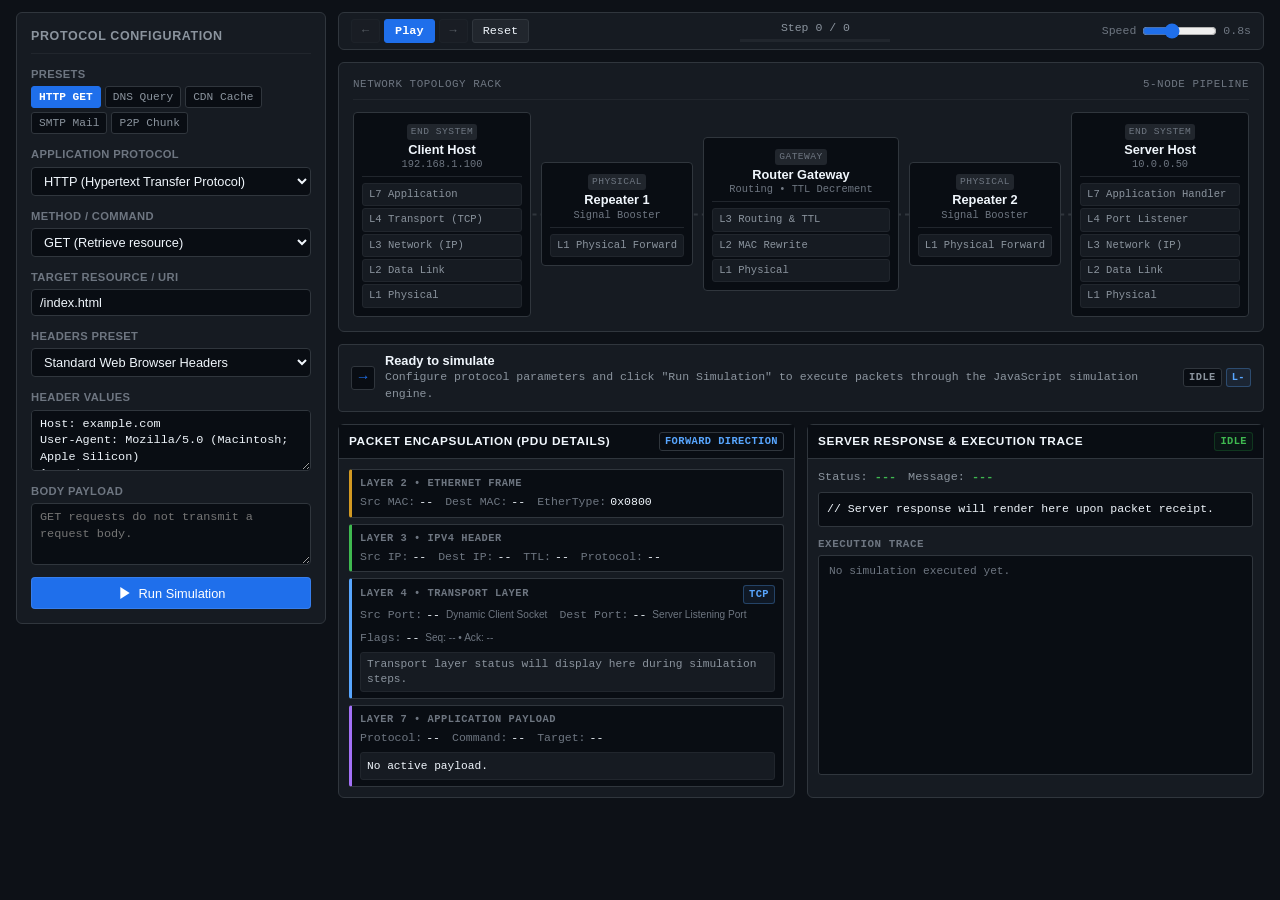
<file: index.html>
<!DOCTYPE html>
<html lang="en">

<head>
    <meta charset="UTF-8">
    <meta name="viewport" content="width=device-width, initial-scale=1.0">
    <title>TCP/IP Stack Simulator &bull;</title>
    <link rel="preconnect" href="https://fonts.googleapis.com">
    <link rel="preconnect" href="https://fonts.gstatic.com" crossorigin>
    <link
        href="https://fonts.googleapis.com/css2?family=Inter:wght@400;500;600;700&family=JetBrains+Mono:wght@400;500;600&display=swap"
        rel="stylesheet">
    <link rel="stylesheet" href="style.css">
</head>

<body>
    <div class="app-container">


        <!-- Main Workbench Layout -->
        <div class="main-layout">
            <!-- Left Sidebar: Protocol Configuration -->
            <aside class="sidebar-panel">
                <div class="panel-header">
                    <h2>Protocol Configuration</h2>
                </div>

                <!-- Presets -->
                <div class="form-group">
                    <label>Presets</label>
                    <div class="preset-chips">
                        <button class="chip active" data-preset="http-get">HTTP GET</button>
                        <button class="chip" data-preset="dns-query">DNS Query</button>
                        <button class="chip" data-preset="cdn-hit">CDN Cache</button>
                        <button class="chip" data-preset="smtp-send">SMTP Mail</button>
                        <button class="chip" data-preset="p2p-piece">P2P Chunk</button>
                    </div>
                </div>

                <!-- Protocol Selector -->
                <div class="form-group">
                    <label for="protoSelect">Application Protocol</label>
                    <select id="protoSelect" class="form-control">
                        <option value="HTTP">HTTP (Hypertext Transfer Protocol)</option>
                        <option value="DNS">DNS (Domain Name System)</option>
                        <option value="CDN">CDN (Content Delivery Network)</option>
                        <option value="SMTP">SMTP (Email Delivery & Retrieval)</option>
                        <option value="P2P">P2P (BitTorrent Peer-to-Peer)</option>
                    </select>
                </div>

                <!-- Sub-protocol for Mail -->
                <div class="form-group" id="subprotoGroup" style="display: none;">
                    <label for="subprotoSelect">Mail Transfer Mechanism</label>
                    <select id="subprotoSelect" class="form-control">
                        <option value="SMTP">SMTP (Send - Port 25)</option>
                        <option value="POP3">POP3 (Download - Port 110)</option>
                        <option value="IMAP">IMAP (Interactive - Port 143)</option>
                        <option value="WEBMAIL">Webmail HTTP API (Port 80)</option>
                    </select>
                </div>

                <!-- Method / Command Dropdown -->
                <div class="form-group">
                    <label for="methodSelect">Method / Command</label>
                    <select id="methodSelect" class="form-control">
                        <option value="GET">GET (Retrieve resource)</option>
                        <option value="POST">POST (Submit payload)</option>
                        <option value="PUT">PUT (Replace/Store resource)</option>
                        <option value="HEAD">HEAD (Fetch headers only)</option>
                    </select>
                    <input type="text" id="methodInput" class="form-control" style="display: none;" value="GET">
                </div>

                <!-- Target URL / Host -->
                <div class="form-group">
                    <label for="targetInput">Target Resource / URI</label>
                    <input type="text" id="targetInput" class="form-control" value="/index.html"
                        placeholder="/index.html or domain.com">
                </div>

                <!-- Header Presets -->
                <div class="form-group">
                    <label for="headerPresetSelect">Headers Preset</label>
                    <select id="headerPresetSelect" class="form-control">
                        <option value="standard">Standard Web Browser</option>
                        <option value="conditional">Conditional (If-Modified-Since / Caching)</option>
                        <option value="auth">Authenticated (Bearer Token)</option>
                        <option value="custom">Custom (Manual Edit)</option>
                    </select>
                </div>

                <!-- Headers Raw Textarea -->
                <div class="form-group">
                    <label for="headersInput">Header Values</label>
                    <textarea id="headersInput" class="form-control code-font" rows="3"
                        placeholder="Host: example.com"></textarea>
                </div>

                <!-- Body / Payload -->
                <div class="form-group">
                    <label for="bodyInput">Body Payload</label>
                    <textarea id="bodyInput" class="form-control code-font" rows="3"
                        placeholder="Optional payload data"></textarea>
                </div>

                <!-- Trigger Button -->
                <button id="startSimBtn" class="btn btn-primary">
                    <svg viewBox="0 0 24 24" width="16" height="16" fill="currentColor">
                        <polygon points="5 3 19 12 5 21 5 3"></polygon>
                    </svg>
                    Run Simulation
                </button>
            </aside>

            <!-- Center & Right: Topology & Packet Inspector -->
            <main class="simulation-workspace">
                <!-- Playback & Control Bar -->
                <div class="playback-bar">
                    <div class="playback-controls">
                        <button id="btnPrev" class="ctrl-btn" title="Previous Step" disabled>&larr;</button>
                        <button id="btnPlayPause" class="ctrl-btn primary" title="Play/Pause">Play</button>
                        <button id="btnNext" class="ctrl-btn" title="Next Step" disabled>&rarr;</button>
                        <button id="btnReset" class="ctrl-btn" title="Reset">Reset</button>
                    </div>

                    <div class="step-counter">
                        <span id="currentStepText">Step 0 / 0</span>
                        <div class="progress-bar-container">
                            <div id="stepProgressBar" class="progress-bar" style="width: 0%;"></div>
                        </div>
                    </div>

                    <div class="speed-slider-wrap">
                        <label for="speedSlider">Speed</label>
                        <input type="range" id="speedSlider" min="200" max="1800" step="100" value="800">
                        <span id="speedVal">0.8s</span>
                    </div>
                </div>

                <!-- Visual Network Topology -->
                <div class="topology-stage">
                    <div class="topology-title-bar">
                        <span>NETWORK TOPOLOGY RACK</span>
                        <span>5-NODE PIPELINE</span>
                    </div>

                    <div class="network-canvas" id="networkCanvas">
                        <!-- Cable links SVG overlay -->
                        <svg class="wires-layer" id="wiresLayer">
                            <line id="wire-1" x1="12%" y1="50%" x2="30%" y2="50%" class="wire" />
                            <line id="wire-2" x1="30%" y1="50%" x2="50%" y2="50%" class="wire" />
                            <line id="wire-3" x1="50%" y1="50%" x2="70%" y2="50%" class="wire" />
                            <line id="wire-4" x1="70%" y1="50%" x2="88%" y2="50%" class="wire" />

                            <!-- Animated traveling packet -->
                            <circle id="animPacket" r="5" cx="12%" cy="50%" class="traveling-packet"
                                style="display: none;" />
                        </svg>

                        <!-- Node 1: Client -->
                        <div class="node-box" id="node-CLIENT">
                            <div class="node-header">
                                <span class="node-badge">End System</span>
                                <h3>Client Host</h3>
                                <p class="node-ip">192.168.1.100</p>
                            </div>
                            <div class="stack-layers">
                                <div class="layer-pill" data-layer="7">L7 Application</div>
                                <div class="layer-pill" data-layer="4">L4 Transport (TCP)</div>
                                <div class="layer-pill" data-layer="3">L3 Network (IP)</div>
                                <div class="layer-pill" data-layer="2">L2 Data Link</div>
                                <div class="layer-pill" data-layer="1">L1 Physical</div>
                            </div>
                        </div>

                        <!-- Node 2: Repeater 1 -->
                        <div class="node-box intermediary" id="node-REPEATER_1">
                            <div class="node-header">
                                <span class="node-badge">Physical</span>
                                <h3>Repeater 1</h3>
                                <p class="node-ip">Signal Booster</p>
                            </div>
                            <div class="stack-layers">
                                <div class="layer-pill" data-layer="1">L1 Physical Forward</div>
                            </div>
                        </div>

                        <!-- Node 3: Router -->
                        <div class="node-box router" id="node-ROUTER">
                            <div class="node-header">
                                <span class="node-badge">Gateway</span>
                                <h3>Router Gateway</h3>
                                <p class="node-ip">Routing &bull; TTL Decrement</p>
                            </div>
                            <div class="stack-layers">
                                <div class="layer-pill" data-layer="3">L3 Routing &amp; TTL</div>
                                <div class="layer-pill" data-layer="2">L2 MAC Rewrite</div>
                                <div class="layer-pill" data-layer="1">L1 Physical</div>
                            </div>
                        </div>

                        <!-- Node 4: Repeater 2 -->
                        <div class="node-box intermediary" id="node-REPEATER_2">
                            <div class="node-header">
                                <span class="node-badge">Physical</span>
                                <h3>Repeater 2</h3>
                                <p class="node-ip">Signal Booster</p>
                            </div>
                            <div class="stack-layers">
                                <div class="layer-pill" data-layer="1">L1 Physical Forward</div>
                            </div>
                        </div>

                        <!-- Node 5: Server -->
                        <div class="node-box" id="node-SERVER">
                            <div class="node-header">
                                <span class="node-badge">End System</span>
                                <h3>Server Host</h3>
                                <p class="node-ip">10.0.0.50</p>
                            </div>
                            <div class="stack-layers">
                                <div class="layer-pill" data-layer="7">L7 Application Handler</div>
                                <div class="layer-pill" data-layer="4">L4 Port Listener</div>
                                <div class="layer-pill" data-layer="3">L3 Network (IP)</div>
                                <div class="layer-pill" data-layer="2">L2 Data Link</div>
                                <div class="layer-pill" data-layer="1">L1 Physical</div>
                            </div>
                        </div>
                    </div>
                </div>

                <!-- Current Step Action Banner -->
                <div class="step-banner" id="stepBanner">
                    <div class="banner-icon" id="bannerDirIcon">&rarr;</div>
                    <div class="banner-content">
                        <div class="banner-title" id="bannerTitle">Ready to simulate</div>
                        <div class="banner-details" id="bannerDetails">Configure protocol parameters and click "Run
                            Simulation" to execute packets through the JavaScript simulation engine.</div>
                    </div>
                    <div class="banner-meta" id="bannerMeta">
                        <span class="badge" id="bannerNode">IDLE</span>
                        <span class="badge secondary" id="bannerLayer">L-</span>
                    </div>
                </div>

                <!-- Inspector & Response Split Workspace -->
                <div class="inspector-grid">
                    <!-- Layer Encapsulation Inspector -->
                    <div class="card inspector-card">
                        <div class="card-header">
                            <h3>Packet Encapsulation (PDU Details)</h3>
                            <span class="tag" id="inspectorDirection">Forward Direction</span>
                        </div>
                        <div class="card-body">
                            <div class="pdu-layers-view" id="pduInspector">
                                <!-- L2 Ethernet -->
                                <div class="pdu-block l2">
                                    <div class="pdu-title">Layer 2 &bull; Ethernet Frame</div>
                                    <div class="pdu-props" id="l2Props">
                                        <div class="prop-item"><span class="prop-label">Src MAC:</span> <strong
                                                id="l2SrcMac">--</strong></div>
                                        <div class="prop-item"><span class="prop-label">Dest MAC:</span> <strong
                                                id="l2DestMac">--</strong></div>
                                        <div class="prop-item"><span class="prop-label">EtherType:</span> <strong
                                                id="l2Ether">0x0800</strong></div>
                                    </div>
                                </div>

                                <!-- L3 IPv4 -->
                                <div class="pdu-block l3">
                                    <div class="pdu-title">Layer 3 &bull; IPv4 Header</div>
                                    <div class="pdu-props" id="l3Props">
                                        <div class="prop-item"><span class="prop-label">Src IP:</span> <strong
                                                id="l3SrcIp">--</strong></div>
                                        <div class="prop-item"><span class="prop-label">Dest IP:</span> <strong
                                                id="l3DestIp">--</strong></div>
                                        <div class="prop-item"><span class="prop-label">TTL:</span> <strong
                                                id="l3Ttl">--</strong></div>
                                        <div class="prop-item"><span class="prop-label">Protocol:</span> <strong
                                                id="l3Proto">--</strong></div>
                                    </div>
                                </div>

                                <!-- L4 Transport -->
                                <div class="pdu-block l4">
                                    <div class="pdu-header-row">
                                        <div class="pdu-title">Layer 4 &bull; Transport Layer</div>
                                        <span class="badge secondary" id="l4ProtoBadge">TCP</span>
                                    </div>
                                    <div class="pdu-props" id="l4Props">
                                        <div class="prop-item">
                                            <span class="prop-label">Src Port:</span> <strong id="l4SrcPort">--</strong>
                                            <span class="port-sub" id="l4SrcDesc">Dynamic Client Socket</span>
                                        </div>
                                        <div class="prop-item">
                                            <span class="prop-label">Dest Port:</span> <strong
                                                id="l4DestPort">--</strong>
                                            <span class="port-sub" id="l4DestDesc">Server Listening Port</span>
                                        </div>
                                        <div class="prop-item">
                                            <span class="prop-label">Flags:</span> <strong id="l4Flags">--</strong>
                                            <span class="port-sub">Seq: <span id="l4Seq">--</span> &bull; Ack: <span
                                                    id="l4Ack">--</span></span>
                                        </div>
                                    </div>
                                    <div class="transport-rationale-box" id="l4Rationale">
                                        Transport layer status will display here during simulation steps.
                                    </div>
                                </div>

                                <!-- L7 Application -->
                                <div class="pdu-block l7">
                                    <div class="pdu-title">Layer 7 &bull; Application Payload</div>
                                    <div class="pdu-props" id="l7Props">
                                        <div class="prop-item"><span class="prop-label">Protocol:</span> <strong
                                                id="l7Proto">--</strong></div>
                                        <div class="prop-item"><span class="prop-label">Command:</span> <strong
                                                id="l7Cmd">--</strong></div>
                                        <div class="prop-item"><span class="prop-label">Target:</span> <strong
                                                id="l7Target">--</strong></div>
                                    </div>
                                    <div class="pdu-payload-box" id="l7Payload">No active payload.</div>
                                </div>
                            </div>
                        </div>
                    </div>

                    <!-- Server Response & Execution Log -->
                    <div class="card response-card">
                        <div class="card-header">
                            <h3>Server Response &amp; Execution Trace</h3>
                            <span class="tag success" id="respStatusBadge">Idle</span>
                        </div>
                        <div class="card-body">
                            <div class="response-view">
                                <div class="resp-status-line">
                                    <span>Status: <strong id="respStatusCode">---</strong></span>
                                    <span>Message: <strong id="respStatusMsg">---</strong></span>
                                </div>
                                <pre class="resp-body-box"
                                    id="respBodyBox">// Server response will render here upon packet receipt.</pre>
                            </div>

                            <div class="thread-log-section">
                                <h4>Execution Trace</h4>
                                <div class="log-stream" id="logStream">
                                    <div class="log-item muted">No simulation executed yet.</div>
                                </div>
                            </div>
                        </div>
                    </div>
                </div>
            </main>
        </div>
    </div>

    <script src="simulator.js"></script>
    <script src="app.js"></script>
</body>

</html>
</file>
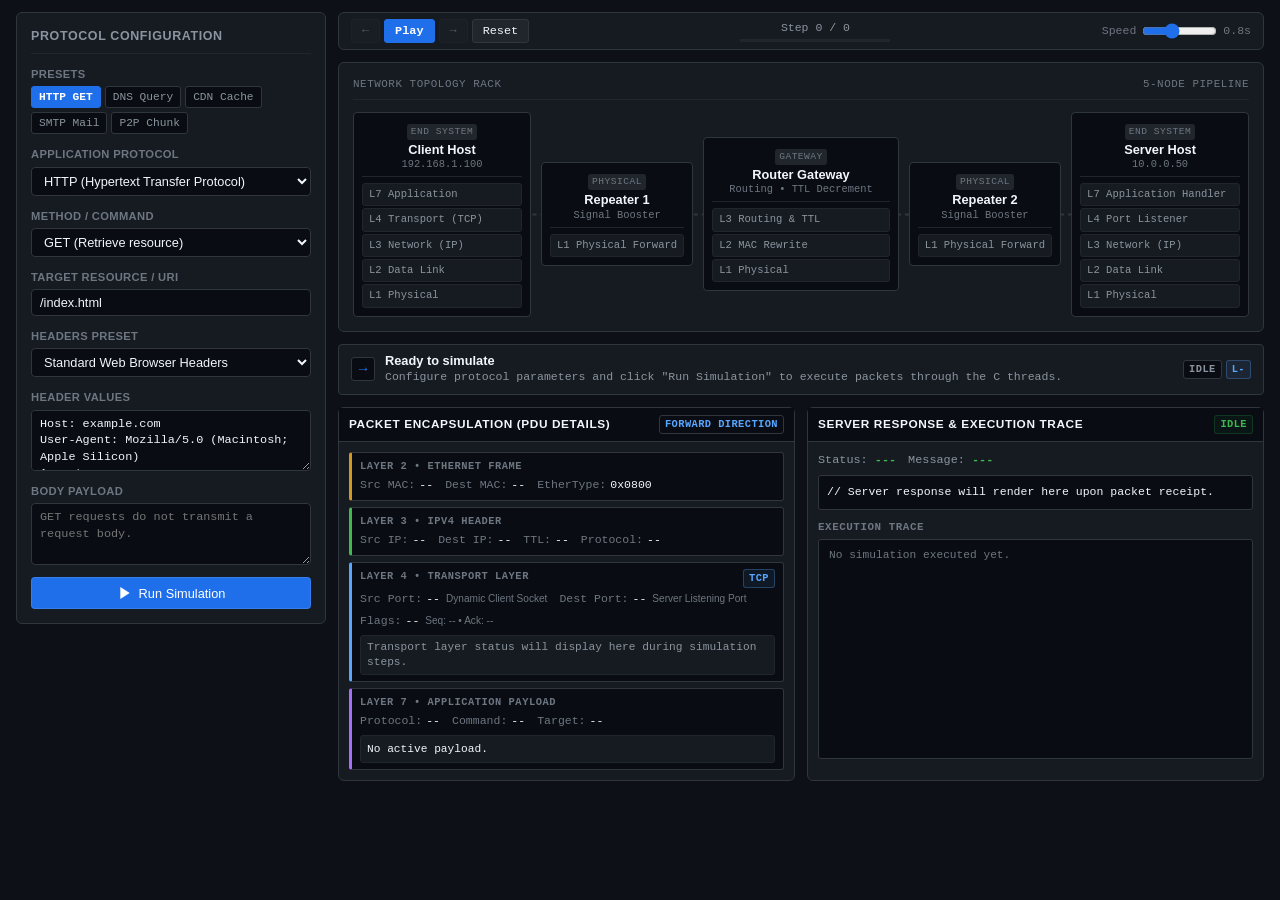
<file: static/index.html>
<!DOCTYPE html>
<html lang="en">

<head>
    <meta charset="UTF-8">
    <meta name="viewport" content="width=device-width, initial-scale=1.0">
    <title>TCP/IP Stack Simulator &bull;</title>
    <link rel="preconnect" href="https://fonts.googleapis.com">
    <link rel="preconnect" href="https://fonts.gstatic.com" crossorigin>
    <link
        href="https://fonts.googleapis.com/css2?family=Inter:wght@400;500;600;700&family=JetBrains+Mono:wght@400;500;600&display=swap"
        rel="stylesheet">
    <link rel="stylesheet" href="style.css">
</head>

<body>
    <div class="app-container">


        <!-- Main Workbench Layout -->
        <div class="main-layout">
            <!-- Left Sidebar: Protocol Configuration -->
            <aside class="sidebar-panel">
                <div class="panel-header">
                    <h2>Protocol Configuration</h2>
                </div>

                <!-- Presets -->
                <div class="form-group">
                    <label>Presets</label>
                    <div class="preset-chips">
                        <button class="chip active" data-preset="http-get">HTTP GET</button>
                        <button class="chip" data-preset="dns-query">DNS Query</button>
                        <button class="chip" data-preset="cdn-hit">CDN Cache</button>
                        <button class="chip" data-preset="smtp-send">SMTP Mail</button>
                        <button class="chip" data-preset="p2p-piece">P2P Chunk</button>
                    </div>
                </div>

                <!-- Protocol Selector -->
                <div class="form-group">
                    <label for="protoSelect">Application Protocol</label>
                    <select id="protoSelect" class="form-control">
                        <option value="HTTP">HTTP (Hypertext Transfer Protocol)</option>
                        <option value="DNS">DNS (Domain Name System)</option>
                        <option value="CDN">CDN (Content Delivery Network)</option>
                        <option value="SMTP">SMTP (Email Delivery & Retrieval)</option>
                        <option value="P2P">P2P (BitTorrent Peer-to-Peer)</option>
                    </select>
                </div>

                <!-- Sub-protocol for Mail -->
                <div class="form-group" id="subprotoGroup" style="display: none;">
                    <label for="subprotoSelect">Mail Transfer Mechanism</label>
                    <select id="subprotoSelect" class="form-control">
                        <option value="SMTP">SMTP (Send - Port 25)</option>
                        <option value="POP3">POP3 (Download - Port 110)</option>
                        <option value="IMAP">IMAP (Interactive - Port 143)</option>
                        <option value="WEBMAIL">Webmail HTTP API (Port 80)</option>
                    </select>
                </div>

                <!-- Method / Command Dropdown -->
                <div class="form-group">
                    <label for="methodSelect">Method / Command</label>
                    <select id="methodSelect" class="form-control">
                        <option value="GET">GET (Retrieve resource)</option>
                        <option value="POST">POST (Submit payload)</option>
                        <option value="PUT">PUT (Replace/Store resource)</option>
                        <option value="HEAD">HEAD (Fetch headers only)</option>
                    </select>
                    <input type="text" id="methodInput" class="form-control" style="display: none;" value="GET">
                </div>

                <!-- Target URL / Host -->
                <div class="form-group">
                    <label for="targetInput">Target Resource / URI</label>
                    <input type="text" id="targetInput" class="form-control" value="/index.html"
                        placeholder="/index.html or domain.com">
                </div>

                <!-- Header Presets -->
                <div class="form-group">
                    <label for="headerPresetSelect">Headers Preset</label>
                    <select id="headerPresetSelect" class="form-control">
                        <option value="standard">Standard Web Browser</option>
                        <option value="conditional">Conditional (If-Modified-Since / Caching)</option>
                        <option value="auth">Authenticated (Bearer Token)</option>
                        <option value="custom">Custom (Manual Edit)</option>
                    </select>
                </div>

                <!-- Headers Raw Textarea -->
                <div class="form-group">
                    <label for="headersInput">Header Values</label>
                    <textarea id="headersInput" class="form-control code-font" rows="3"
                        placeholder="Host: example.com"></textarea>
                </div>

                <!-- Body / Payload -->
                <div class="form-group">
                    <label for="bodyInput">Body Payload</label>
                    <textarea id="bodyInput" class="form-control code-font" rows="3"
                        placeholder="Optional payload data"></textarea>
                </div>

                <!-- Trigger Button -->
                <button id="startSimBtn" class="btn btn-primary">
                    <svg viewBox="0 0 24 24" width="16" height="16" fill="currentColor">
                        <polygon points="5 3 19 12 5 21 5 3"></polygon>
                    </svg>
                    Run Simulation
                </button>
            </aside>

            <!-- Center & Right: Topology & Packet Inspector -->
            <main class="simulation-workspace">
                <!-- Playback & Control Bar -->
                <div class="playback-bar">
                    <div class="playback-controls">
                        <button id="btnPrev" class="ctrl-btn" title="Previous Step" disabled>&larr;</button>
                        <button id="btnPlayPause" class="ctrl-btn primary" title="Play/Pause">Play</button>
                        <button id="btnNext" class="ctrl-btn" title="Next Step" disabled>&rarr;</button>
                        <button id="btnReset" class="ctrl-btn" title="Reset">Reset</button>
                    </div>

                    <div class="step-counter">
                        <span id="currentStepText">Step 0 / 0</span>
                        <div class="progress-bar-container">
                            <div id="stepProgressBar" class="progress-bar" style="width: 0%;"></div>
                        </div>
                    </div>

                    <div class="speed-slider-wrap">
                        <label for="speedSlider">Speed</label>
                        <input type="range" id="speedSlider" min="200" max="1800" step="100" value="800">
                        <span id="speedVal">0.8s</span>
                    </div>
                </div>

                <!-- Visual Network Topology -->
                <div class="topology-stage">
                    <div class="topology-title-bar">
                        <span>NETWORK TOPOLOGY RACK</span>
                        <span>5-NODE PIPELINE</span>
                    </div>

                    <div class="network-canvas" id="networkCanvas">
                        <!-- Cable links SVG overlay -->
                        <svg class="wires-layer" id="wiresLayer">
                            <line id="wire-1" x1="12%" y1="50%" x2="30%" y2="50%" class="wire" />
                            <line id="wire-2" x1="30%" y1="50%" x2="50%" y2="50%" class="wire" />
                            <line id="wire-3" x1="50%" y1="50%" x2="70%" y2="50%" class="wire" />
                            <line id="wire-4" x1="70%" y1="50%" x2="88%" y2="50%" class="wire" />

                            <!-- Animated traveling packet -->
                            <circle id="animPacket" r="5" cx="12%" cy="50%" class="traveling-packet"
                                style="display: none;" />
                        </svg>

                        <!-- Node 1: Client -->
                        <div class="node-box" id="node-CLIENT">
                            <div class="node-header">
                                <span class="node-badge">End System</span>
                                <h3>Client Host</h3>
                                <p class="node-ip">192.168.1.100</p>
                            </div>
                            <div class="stack-layers">
                                <div class="layer-pill" data-layer="7">L7 Application</div>
                                <div class="layer-pill" data-layer="4">L4 Transport (TCP)</div>
                                <div class="layer-pill" data-layer="3">L3 Network (IP)</div>
                                <div class="layer-pill" data-layer="2">L2 Data Link</div>
                                <div class="layer-pill" data-layer="1">L1 Physical</div>
                            </div>
                        </div>

                        <!-- Node 2: Repeater 1 -->
                        <div class="node-box intermediary" id="node-REPEATER_1">
                            <div class="node-header">
                                <span class="node-badge">Physical</span>
                                <h3>Repeater 1</h3>
                                <p class="node-ip">Signal Booster</p>
                            </div>
                            <div class="stack-layers">
                                <div class="layer-pill" data-layer="1">L1 Physical Forward</div>
                            </div>
                        </div>

                        <!-- Node 3: Router -->
                        <div class="node-box router" id="node-ROUTER">
                            <div class="node-header">
                                <span class="node-badge">Gateway</span>
                                <h3>Router Gateway</h3>
                                <p class="node-ip">Routing &bull; TTL Decrement</p>
                            </div>
                            <div class="stack-layers">
                                <div class="layer-pill" data-layer="3">L3 Routing &amp; TTL</div>
                                <div class="layer-pill" data-layer="2">L2 MAC Rewrite</div>
                                <div class="layer-pill" data-layer="1">L1 Physical</div>
                            </div>
                        </div>

                        <!-- Node 4: Repeater 2 -->
                        <div class="node-box intermediary" id="node-REPEATER_2">
                            <div class="node-header">
                                <span class="node-badge">Physical</span>
                                <h3>Repeater 2</h3>
                                <p class="node-ip">Signal Booster</p>
                            </div>
                            <div class="stack-layers">
                                <div class="layer-pill" data-layer="1">L1 Physical Forward</div>
                            </div>
                        </div>

                        <!-- Node 5: Server -->
                        <div class="node-box" id="node-SERVER">
                            <div class="node-header">
                                <span class="node-badge">End System</span>
                                <h3>Server Host</h3>
                                <p class="node-ip">10.0.0.50</p>
                            </div>
                            <div class="stack-layers">
                                <div class="layer-pill" data-layer="7">L7 Application Handler</div>
                                <div class="layer-pill" data-layer="4">L4 Port Listener</div>
                                <div class="layer-pill" data-layer="3">L3 Network (IP)</div>
                                <div class="layer-pill" data-layer="2">L2 Data Link</div>
                                <div class="layer-pill" data-layer="1">L1 Physical</div>
                            </div>
                        </div>
                    </div>
                </div>

                <!-- Current Step Action Banner -->
                <div class="step-banner" id="stepBanner">
                    <div class="banner-icon" id="bannerDirIcon">&rarr;</div>
                    <div class="banner-content">
                        <div class="banner-title" id="bannerTitle">Ready to simulate</div>
                        <div class="banner-details" id="bannerDetails">Configure protocol parameters and click "Run
                            Simulation" to execute packets through the C threads.</div>
                    </div>
                    <div class="banner-meta" id="bannerMeta">
                        <span class="badge" id="bannerNode">IDLE</span>
                        <span class="badge secondary" id="bannerLayer">L-</span>
                    </div>
                </div>

                <!-- Inspector & Response Split Workspace -->
                <div class="inspector-grid">
                    <!-- Layer Encapsulation Inspector -->
                    <div class="card inspector-card">
                        <div class="card-header">
                            <h3>Packet Encapsulation (PDU Details)</h3>
                            <span class="tag" id="inspectorDirection">Forward Direction</span>
                        </div>
                        <div class="card-body">
                            <div class="pdu-layers-view" id="pduInspector">
                                <!-- L2 Ethernet -->
                                <div class="pdu-block l2">
                                    <div class="pdu-title">Layer 2 &bull; Ethernet Frame</div>
                                    <div class="pdu-props" id="l2Props">
                                        <div class="prop-item"><span class="prop-label">Src MAC:</span> <strong
                                                id="l2SrcMac">--</strong></div>
                                        <div class="prop-item"><span class="prop-label">Dest MAC:</span> <strong
                                                id="l2DestMac">--</strong></div>
                                        <div class="prop-item"><span class="prop-label">EtherType:</span> <strong
                                                id="l2Ether">0x0800</strong></div>
                                    </div>
                                </div>

                                <!-- L3 IPv4 -->
                                <div class="pdu-block l3">
                                    <div class="pdu-title">Layer 3 &bull; IPv4 Header</div>
                                    <div class="pdu-props" id="l3Props">
                                        <div class="prop-item"><span class="prop-label">Src IP:</span> <strong
                                                id="l3SrcIp">--</strong></div>
                                        <div class="prop-item"><span class="prop-label">Dest IP:</span> <strong
                                                id="l3DestIp">--</strong></div>
                                        <div class="prop-item"><span class="prop-label">TTL:</span> <strong
                                                id="l3Ttl">--</strong></div>
                                        <div class="prop-item"><span class="prop-label">Protocol:</span> <strong
                                                id="l3Proto">--</strong></div>
                                    </div>
                                </div>

                                <!-- L4 Transport -->
                                <div class="pdu-block l4">
                                    <div class="pdu-header-row">
                                        <div class="pdu-title">Layer 4 &bull; Transport Layer</div>
                                        <span class="badge secondary" id="l4ProtoBadge">TCP</span>
                                    </div>
                                    <div class="pdu-props" id="l4Props">
                                        <div class="prop-item">
                                            <span class="prop-label">Src Port:</span> <strong id="l4SrcPort">--</strong>
                                            <span class="port-sub" id="l4SrcDesc">Dynamic Client Socket</span>
                                        </div>
                                        <div class="prop-item">
                                            <span class="prop-label">Dest Port:</span> <strong
                                                id="l4DestPort">--</strong>
                                            <span class="port-sub" id="l4DestDesc">Server Listening Port</span>
                                        </div>
                                        <div class="prop-item">
                                            <span class="prop-label">Flags:</span> <strong id="l4Flags">--</strong>
                                            <span class="port-sub">Seq: <span id="l4Seq">--</span> &bull; Ack: <span
                                                    id="l4Ack">--</span></span>
                                        </div>
                                    </div>
                                    <div class="transport-rationale-box" id="l4Rationale">
                                        Transport layer status will display here during simulation steps.
                                    </div>
                                </div>

                                <!-- L7 Application -->
                                <div class="pdu-block l7">
                                    <div class="pdu-title">Layer 7 &bull; Application Payload</div>
                                    <div class="pdu-props" id="l7Props">
                                        <div class="prop-item"><span class="prop-label">Protocol:</span> <strong
                                                id="l7Proto">--</strong></div>
                                        <div class="prop-item"><span class="prop-label">Command:</span> <strong
                                                id="l7Cmd">--</strong></div>
                                        <div class="prop-item"><span class="prop-label">Target:</span> <strong
                                                id="l7Target">--</strong></div>
                                    </div>
                                    <div class="pdu-payload-box" id="l7Payload">No active payload.</div>
                                </div>
                            </div>
                        </div>
                    </div>

                    <!-- Server Response & Execution Log -->
                    <div class="card response-card">
                        <div class="card-header">
                            <h3>Server Response &amp; Execution Trace</h3>
                            <span class="tag success" id="respStatusBadge">Idle</span>
                        </div>
                        <div class="card-body">
                            <div class="response-view">
                                <div class="resp-status-line">
                                    <span>Status: <strong id="respStatusCode">---</strong></span>
                                    <span>Message: <strong id="respStatusMsg">---</strong></span>
                                </div>
                                <pre class="resp-body-box"
                                    id="respBodyBox">// Server response will render here upon packet receipt.</pre>
                            </div>

                            <div class="thread-log-section">
                                <h4>Execution Trace</h4>
                                <div class="log-stream" id="logStream">
                                    <div class="log-item muted">No simulation executed yet.</div>
                                </div>
                            </div>
                        </div>
                    </div>
                </div>
            </main>
        </div>
    </div>

    <script src="app.js"></script>
</body>

</html>
</file>
<file: style.css>
/* ==========================================================================
   TCP/IP Stack Simulator - Production-Grade Engineering Workbench
   Senior Product Design System: Clean, high-density, functional, zero-slop.
   ========================================================================== */

:root {
    /* Functional Neutral Surface System */
    --canvas-default: #0d1117;
    --canvas-subtle: #161b22;
    --canvas-inset: #090d13;
    --canvas-overlay: #21262d;
    --canvas-hover: #30363d;

    /* Crisp Structural Borders */
    --border-default: #30363d;
    --border-muted: #21262d;
    --border-active: #58a6ff;

    /* High-Contrast Typographic Hierarchy (WCAG AAA) */
    --fg-default: #f0f6fc;
    --fg-muted: #8b949e;
    --fg-subtle: #6e7681;
    --fg-on-emphasis: #ffffff;

    /* Single Purposeful Grounded Accent & Semantic Tokens */
    --brand: #1f6feb;
    --brand-hover: #388bfd;
    --brand-subtle: rgba(56, 139, 253, 0.12);

    --primary: #2f81f7;
    --primary-hover: #1f6feb;
    --success: #238636;
    --success-fg: #3fb950;
    --warning: #d29922;
    --warning-fg: #e3b341;
    --danger: #da3633;

    /* Protocol Stack Indicators (Restrained, high-contrast, functional) */
    --layer-7: #a371f7;
    --layer-4: #58a6ff;
    --layer-3: #3fb950;
    --layer-2: #d29922;
    --layer-1: #8b949e;

    /* Standard UI & Monospace Typography */
    --font-sans: -apple-system, BlinkMacSystemFont, "Segoe UI", -system-ui, Roboto, Helvetica, Arial, sans-serif;
    --font-mono: ui-monospace, SFMono-Regular, "SF Mono", Menlo, Consolas, "Liberation Mono", monospace;

    /* Geometry - Tight 4px/6px system, absolutely no pill shapes */
    --radius-sm: 3px;
    --radius: 4px;
    --radius-md: 6px;
}

/* Base Reset */
*, *::before, *::after {
    box-sizing: border-box;
    margin: 0;
    padding: 0;
}

body {
    background-color: var(--canvas-default);
    color: var(--fg-default);
    font-family: var(--font-sans);
    font-size: 13px;
    line-height: 1.45;
    min-height: 100vh;
    -webkit-font-smoothing: antialiased;
    -moz-osx-font-smoothing: grayscale;
}

/* App Container */
.app-container {
    max-width: 1680px;
    margin: 0 auto;
    padding: 12px 16px 20px;
}

/* Top Navigation / Status Header */
.app-header {
    display: flex;
    justify-content: space-between;
    align-items: center;
    padding-bottom: 10px;
    margin-bottom: 12px;
    border-bottom: 1px solid var(--border-default);
}

.brand {
    display: flex;
    align-items: center;
    gap: 10px;
}

.logo-icon {
    width: 28px;
    height: 28px;
    border-radius: var(--radius);
    background: var(--canvas-subtle);
    border: 1px solid var(--border-default);
    display: flex;
    align-items: center;
    justify-content: center;
    color: var(--fg-default);
}

.logo-icon svg {
    width: 16px;
    height: 16px;
}

.brand h1 {
    font-size: 1rem;
    font-weight: 600;
    color: var(--fg-default);
    line-height: 1.2;
    letter-spacing: -0.01em;
}

.subtitle {
    font-size: 0.7rem;
    font-family: var(--font-mono);
    color: var(--fg-subtle);
    text-transform: uppercase;
    letter-spacing: 0.04em;
}

.header-status {
    display: flex;
    align-items: center;
    gap: 6px;
    background: var(--canvas-subtle);
    border: 1px solid var(--border-default);
    padding: 3px 8px;
    border-radius: var(--radius-sm);
    font-size: 0.7rem;
    font-family: var(--font-mono);
    color: var(--fg-muted);
}

.status-indicator {
    width: 6px;
    height: 6px;
    border-radius: 1px;
    background-color: var(--success-fg);
}

/* Main Grid Layout */
.main-layout {
    display: grid;
    grid-template-columns: 310px 1fr;
    gap: 12px;
    align-items: start;
}

/* Sidebar Panel */
.sidebar-panel {
    background: var(--canvas-subtle);
    border: 1px solid var(--border-default);
    border-radius: var(--radius-md);
    padding: 14px;
    display: flex;
    flex-direction: column;
    gap: 12px;
}

.panel-header {
    display: flex;
    justify-content: space-between;
    align-items: center;
    border-bottom: 1px solid var(--border-muted);
    padding-bottom: 8px;
}

.panel-header h2 {
    font-size: 0.78rem;
    font-weight: 600;
    text-transform: uppercase;
    letter-spacing: 0.05em;
    color: var(--fg-muted);
}

/* Form Controls & Inputs */
.form-group {
    display: flex;
    flex-direction: column;
    gap: 4px;
}

.form-group label {
    font-size: 0.7rem;
    font-weight: 600;
    color: var(--fg-subtle);
    text-transform: uppercase;
    letter-spacing: 0.03em;
}

.form-control {
    background: var(--canvas-inset);
    border: 1px solid var(--border-default);
    border-radius: var(--radius);
    padding: 5px 8px;
    color: var(--fg-default);
    font-family: inherit;
    font-size: 0.8rem;
    outline: none;
    transition: border-color 0.1s ease;
}

.form-control:focus {
    border-color: var(--border-active);
}

select.form-control {
    cursor: pointer;
}

.code-font {
    font-family: var(--font-mono);
    font-size: 0.74rem;
    line-height: 1.4;
    resize: vertical;
}

/* Presets: Clean Segmented Button Group */
.preset-chips {
    display: flex;
    flex-wrap: wrap;
    gap: 4px;
}

.chip {
    background: var(--canvas-inset);
    border: 1px solid var(--border-default);
    color: var(--fg-muted);
    padding: 4px 7px;
    border-radius: var(--radius-sm);
    font-size: 0.7rem;
    font-family: var(--font-mono);
    font-weight: 500;
    cursor: pointer;
    transition: background-color 0.1s ease, border-color 0.1s ease, color 0.1s ease;
    user-select: none;
}

.chip:hover {
    background: var(--canvas-overlay);
    color: var(--fg-default);
    border-color: var(--fg-subtle);
}

.chip.active {
    background: var(--brand);
    border-color: var(--brand);
    color: var(--fg-on-emphasis);
    font-weight: 600;
}

/* Primary Action Button */
.btn {
    display: inline-flex;
    align-items: center;
    justify-content: center;
    gap: 6px;
    border: 1px solid transparent;
    border-radius: var(--radius);
    padding: 7px 12px;
    font-weight: 500;
    font-size: 0.8rem;
    cursor: pointer;
    transition: background-color 0.1s ease;
}

.btn-primary {
    background: var(--brand);
    border-color: rgba(255, 255, 255, 0.1);
    color: var(--fg-on-emphasis);
}

.btn-primary:hover:not(:disabled) {
    background: var(--brand-hover);
}

.btn:disabled {
    opacity: 0.4;
    cursor: not-allowed;
}

/* Main Simulation Workspace */
.simulation-workspace {
    display: flex;
    flex-direction: column;
    gap: 12px;
    min-width: 0;
}

/* Playback Control Bar */
.playback-bar {
    background: var(--canvas-subtle);
    border: 1px solid var(--border-default);
    border-radius: var(--radius-md);
    padding: 6px 12px;
    display: flex;
    align-items: center;
    justify-content: space-between;
    gap: 12px;
}

.playback-controls {
    display: flex;
    align-items: center;
    gap: 4px;
}

.ctrl-btn {
    background: var(--canvas-overlay);
    border: 1px solid var(--border-default);
    color: var(--fg-default);
    border-radius: var(--radius-sm);
    padding: 4px 10px;
    font-size: 0.74rem;
    font-family: var(--font-mono);
    font-weight: 500;
    cursor: pointer;
    transition: background-color 0.1s ease;
}

.ctrl-btn:hover:not(:disabled) {
    background: var(--canvas-hover);
}

.ctrl-btn.primary {
    background: var(--brand);
    border-color: var(--brand);
    color: var(--fg-on-emphasis);
    font-weight: 600;
}

.ctrl-btn.primary:hover:not(:disabled) {
    background: var(--brand-hover);
}

.ctrl-btn:disabled {
    opacity: 0.3;
    cursor: not-allowed;
}

.step-counter {
    display: flex;
    flex-direction: column;
    align-items: center;
    gap: 3px;
    min-width: 150px;
}

.step-counter span {
    font-size: 0.72rem;
    font-family: var(--font-mono);
    color: var(--fg-muted);
}

.progress-bar-container {
    width: 100%;
    height: 3px;
    background: var(--canvas-overlay);
    overflow: hidden;
}

.progress-bar {
    height: 100%;
    background: var(--brand);
    transition: width 0.15s ease;
}

.speed-slider-wrap {
    display: flex;
    align-items: center;
    gap: 6px;
    font-size: 0.72rem;
    font-family: var(--font-mono);
    color: var(--fg-subtle);
}

.speed-slider-wrap input[type="range"] {
    accent-color: var(--brand);
    cursor: pointer;
    width: 75px;
}

/* Topology Stage (Clean Rack Schematic) */
.topology-stage {
    background: var(--canvas-subtle);
    border: 1px solid var(--border-default);
    border-radius: var(--radius-md);
    padding: 14px;
    position: relative;
    overflow: hidden;
}

.topology-title-bar {
    display: flex;
    justify-content: space-between;
    font-size: 0.68rem;
    font-family: var(--font-mono);
    color: var(--fg-subtle);
    margin-bottom: 12px;
    padding-bottom: 6px;
    border-bottom: 1px solid var(--border-muted);
    letter-spacing: 0.05em;
}

.network-canvas {
    display: grid;
    grid-template-columns: 1fr 0.8fr 1.1fr 0.8fr 1fr;
    gap: 10px;
    position: relative;
    align-items: center;
}

.wires-layer {
    position: absolute;
    top: 0;
    left: 0;
    width: 100%;
    height: 100%;
    pointer-events: none;
    z-index: 1;
}

.wire {
    stroke: var(--border-default);
    stroke-width: 2px;
    stroke-dasharray: 4 4;
}

.traveling-packet {
    fill: var(--brand);
    stroke: #ffffff;
    stroke-width: 1.5px;
    transition: cx 0.25s ease, cy 0.25s ease;
}

/* Node Chassis Boxes */
.node-box {
    background: var(--canvas-inset);
    border: 1px solid var(--border-default);
    border-radius: var(--radius);
    padding: 8px;
    z-index: 2;
    transition: border-color 0.1s ease;
}

.node-box.active-node {
    border-color: var(--border-active);
}

.node-header {
    text-align: center;
    margin-bottom: 6px;
    padding-bottom: 4px;
    border-bottom: 1px solid var(--border-muted);
}

.node-badge {
    display: inline-block;
    font-size: 0.6rem;
    font-family: var(--font-mono);
    text-transform: uppercase;
    letter-spacing: 0.05em;
    padding: 1px 4px;
    border-radius: var(--radius-sm);
    background: var(--canvas-overlay);
    color: var(--fg-subtle);
    margin-bottom: 2px;
}

.node-header h3 {
    font-size: 0.8rem;
    font-weight: 600;
    color: var(--fg-default);
    line-height: 1.2;
}

.node-ip {
    font-size: 0.65rem;
    font-family: var(--font-mono);
    color: var(--fg-subtle);
}

/* Stack Layers (Architectural Stack Bands) */
.stack-layers {
    display: flex;
    flex-direction: column;
    gap: 2px;
}

.layer-pill {
    background: var(--canvas-subtle);
    border: 1px solid var(--border-muted);
    padding: 3px 6px;
    border-radius: var(--radius-sm);
    font-size: 0.66rem;
    font-family: var(--font-mono);
    font-weight: 500;
    text-align: left;
    color: var(--fg-muted);
    white-space: nowrap;
    overflow: hidden;
    text-overflow: ellipsis;
    transition: background-color 0.1s ease, border-color 0.1s ease, color 0.1s ease;
}

/* Active Layer Rows (Restrained highlight, high contrast) */
.layer-pill[data-layer="7"].active {
    background: rgba(163, 113, 247, 0.12);
    border-color: var(--layer-7);
    color: #e2d9f3;
    font-weight: 600;
}

.layer-pill[data-layer="4"].active {
    background: rgba(88, 166, 255, 0.12);
    border-color: var(--layer-4);
    color: #c8e1ff;
    font-weight: 600;
}

.layer-pill[data-layer="3"].active {
    background: rgba(63, 185, 80, 0.12);
    border-color: var(--layer-3);
    color: #b4f1bc;
    font-weight: 600;
}

.layer-pill[data-layer="2"].active {
    background: rgba(210, 153, 34, 0.12);
    border-color: var(--layer-2);
    color: #fae4a8;
    font-weight: 600;
}

.layer-pill[data-layer="1"].active {
    background: rgba(139, 148, 158, 0.12);
    border-color: var(--layer-1);
    color: #f0f6fc;
    font-weight: 600;
}

/* Step Action Banner */
.step-banner {
    background: var(--canvas-subtle);
    border: 1px solid var(--border-default);
    border-radius: var(--radius);
    padding: 8px 12px;
    display: flex;
    align-items: center;
    gap: 10px;
}

.banner-icon {
    width: 24px;
    height: 24px;
    border-radius: var(--radius-sm);
    background: var(--canvas-inset);
    border: 1px solid var(--border-default);
    color: var(--brand);
    display: flex;
    align-items: center;
    justify-content: center;
    font-size: 0.9rem;
    font-weight: 600;
    font-family: var(--font-mono);
    flex-shrink: 0;
}

.banner-content {
    flex: 1;
    min-width: 0;
}

.banner-title {
    font-size: 0.8rem;
    font-weight: 600;
    color: var(--fg-default);
    line-height: 1.3;
}

.banner-details {
    font-size: 0.72rem;
    color: var(--fg-muted);
    font-family: var(--font-mono);
}

.banner-meta {
    display: flex;
    gap: 4px;
    flex-shrink: 0;
}

/* Badges & Tags */
.badge {
    background: var(--canvas-inset);
    color: var(--fg-muted);
    border: 1px solid var(--border-default);
    padding: 1px 5px;
    border-radius: var(--radius-sm);
    font-size: 0.65rem;
    font-family: var(--font-mono);
    font-weight: 600;
    text-transform: uppercase;
    letter-spacing: 0.04em;
    display: inline-block;
}

.badge.secondary {
    color: var(--layer-4);
    border-color: rgba(88, 166, 255, 0.3);
    background: rgba(88, 166, 255, 0.08);
}

.badge.warning {
    color: var(--warning-fg);
    border-color: rgba(210, 153, 34, 0.3);
    background: rgba(210, 153, 34, 0.08);
}

.tag {
    font-size: 0.65rem;
    font-family: var(--font-mono);
    font-weight: 600;
    text-transform: uppercase;
    letter-spacing: 0.04em;
    padding: 1px 5px;
    border-radius: var(--radius-sm);
    border: 1px solid var(--border-default);
    background: var(--canvas-inset);
    color: var(--layer-4);
}

.tag.success {
    color: var(--success-fg);
    border-color: rgba(35, 134, 54, 0.3);
    background: rgba(35, 134, 54, 0.08);
}

/* Inspector & Response Split Grid */
.inspector-grid {
    display: grid;
    grid-template-columns: 1fr 1fr;
    gap: 12px;
}

.card {
    background: var(--canvas-subtle);
    border: 1px solid var(--border-default);
    border-radius: var(--radius-md);
    display: flex;
    flex-direction: column;
}

.card-header {
    display: flex;
    justify-content: space-between;
    align-items: center;
    padding: 7px 10px;
    border-bottom: 1px solid var(--border-default);
    background: var(--canvas-inset);
}

.card-header h3 {
    font-size: 0.74rem;
    font-weight: 600;
    text-transform: uppercase;
    letter-spacing: 0.05em;
    color: var(--fg-default);
}

.card-body {
    padding: 10px;
    flex: 1;
    display: flex;
    flex-direction: column;
    gap: 8px;
}

/* PDU Details View (Clean hierarchical rows) */
.pdu-layers-view {
    display: flex;
    flex-direction: column;
    gap: 6px;
}

.pdu-block {
    border-radius: var(--radius-sm);
    padding: 6px 8px;
    border: 1px solid var(--border-default);
    border-left: 3px solid var(--border-default);
    background: var(--canvas-inset);
}

.pdu-block.l2 { border-left-color: var(--layer-2); }
.pdu-block.l3 { border-left-color: var(--layer-3); }
.pdu-block.l4 { border-left-color: var(--layer-4); }
.pdu-block.l7 { border-left-color: var(--layer-7); }

.pdu-title {
    font-size: 0.65rem;
    font-family: var(--font-mono);
    text-transform: uppercase;
    letter-spacing: 0.05em;
    color: var(--fg-subtle);
    margin-bottom: 3px;
    font-weight: 600;
}

.pdu-header-row {
    display: flex;
    justify-content: space-between;
    align-items: center;
    margin-bottom: 3px;
}

.pdu-props {
    display: flex;
    flex-wrap: wrap;
    gap: 6px 12px;
    font-size: 0.72rem;
    font-family: var(--font-mono);
    color: var(--fg-muted);
}

.prop-item {
    display: flex;
    align-items: baseline;
    gap: 4px;
}

.prop-label {
    color: var(--fg-subtle);
}

.pdu-props strong {
    color: var(--fg-default);
    font-weight: 500;
}

.port-sub {
    font-size: 0.63rem;
    color: var(--fg-subtle);
    font-family: var(--font-sans);
    margin-left: 2px;
}

.transport-rationale-box {
    margin-top: 5px;
    background: var(--canvas-subtle);
    border: 1px solid var(--border-muted);
    border-radius: var(--radius-sm);
    padding: 4px 6px;
    font-size: 0.7rem;
    color: var(--fg-muted);
    line-height: 1.35;
    font-family: var(--font-mono);
}

.pdu-payload-box {
    margin-top: 5px;
    background: var(--canvas-subtle);
    border: 1px solid var(--border-muted);
    border-radius: var(--radius-sm);
    padding: 5px 6px;
    font-family: var(--font-mono);
    font-size: 0.7rem;
    color: var(--fg-default);
    max-height: 75px;
    overflow-y: auto;
    white-space: pre-wrap;
}

/* Response & Execution Trace */
.resp-status-line {
    display: flex;
    gap: 12px;
    font-size: 0.74rem;
    font-family: var(--font-mono);
    color: var(--fg-muted);
    margin-bottom: 6px;
}

.resp-status-line strong {
    color: var(--success-fg);
}

.resp-body-box {
    background: var(--canvas-inset);
    border: 1px solid var(--border-default);
    border-radius: var(--radius-sm);
    padding: 8px;
    font-family: var(--font-mono);
    font-size: 0.72rem;
    color: var(--fg-default);
    max-height: 110px;
    overflow-y: auto;
    white-space: pre-wrap;
}

.thread-log-section {
    margin-top: 2px;
}

.thread-log-section h4 {
    font-size: 0.68rem;
    font-family: var(--font-mono);
    color: var(--fg-subtle);
    margin-bottom: 3px;
    text-transform: uppercase;
    letter-spacing: 0.05em;
}

.log-stream {
    background: var(--canvas-inset);
    border: 1px solid var(--border-default);
    border-radius: var(--radius-sm);
    padding: 6px;
    font-family: var(--font-mono);
    font-size: 0.7rem;
    height: 220px;
    max-height: 220px;
    overflow-y: auto;
    display: flex;
    flex-direction: column;
    gap: 1px;
}

.log-item {
    color: var(--fg-muted);
    padding: 2px 4px;
    border-radius: var(--radius-sm);
    cursor: pointer;
    line-height: 1.35;
    transition: background-color 0.1s ease;
}

.log-item:hover {
    background: var(--canvas-overlay);
    color: var(--fg-default);
}

.log-item.highlight {
    background: var(--canvas-overlay);
    border-left: 2px solid var(--border-active);
    color: #ffffff;
    font-weight: 500;
}

.log-item.muted {
    color: var(--fg-subtle);
    cursor: default;
}

/* Responsive adjustments */
@media (max-width: 1200px) {
    .main-layout {
        grid-template-columns: 1fr;
    }
    .inspector-grid {
        grid-template-columns: 1fr;
    }
}
</file>
<file: static/style.css>
/* ==========================================================================
   TCP/IP Stack Simulator - Production-Grade Engineering Workbench
   Senior Product Design System: Clean, high-density, functional, zero-slop.
   ========================================================================== */

:root {
    /* Functional Neutral Surface System */
    --canvas-default: #0d1117;
    --canvas-subtle: #161b22;
    --canvas-inset: #090d13;
    --canvas-overlay: #21262d;
    --canvas-hover: #30363d;

    /* Crisp Structural Borders */
    --border-default: #30363d;
    --border-muted: #21262d;
    --border-active: #58a6ff;

    /* High-Contrast Typographic Hierarchy (WCAG AAA) */
    --fg-default: #f0f6fc;
    --fg-muted: #8b949e;
    --fg-subtle: #6e7681;
    --fg-on-emphasis: #ffffff;

    /* Single Purposeful Grounded Accent & Semantic Tokens */
    --brand: #1f6feb;
    --brand-hover: #388bfd;
    --brand-subtle: rgba(56, 139, 253, 0.12);

    --primary: #2f81f7;
    --primary-hover: #1f6feb;
    --success: #238636;
    --success-fg: #3fb950;
    --warning: #d29922;
    --warning-fg: #e3b341;
    --danger: #da3633;

    /* Protocol Stack Indicators (Restrained, high-contrast, functional) */
    --layer-7: #a371f7;
    --layer-4: #58a6ff;
    --layer-3: #3fb950;
    --layer-2: #d29922;
    --layer-1: #8b949e;

    /* Standard UI & Monospace Typography */
    --font-sans: -apple-system, BlinkMacSystemFont, "Segoe UI", -system-ui, Roboto, Helvetica, Arial, sans-serif;
    --font-mono: ui-monospace, SFMono-Regular, "SF Mono", Menlo, Consolas, "Liberation Mono", monospace;

    /* Geometry - Tight 4px/6px system, absolutely no pill shapes */
    --radius-sm: 3px;
    --radius: 4px;
    --radius-md: 6px;
}

/* Base Reset */
*, *::before, *::after {
    box-sizing: border-box;
    margin: 0;
    padding: 0;
}

body {
    background-color: var(--canvas-default);
    color: var(--fg-default);
    font-family: var(--font-sans);
    font-size: 13px;
    line-height: 1.45;
    min-height: 100vh;
    -webkit-font-smoothing: antialiased;
    -moz-osx-font-smoothing: grayscale;
}

/* App Container */
.app-container {
    max-width: 1680px;
    margin: 0 auto;
    padding: 12px 16px 20px;
}

/* Top Navigation / Status Header */
.app-header {
    display: flex;
    justify-content: space-between;
    align-items: center;
    padding-bottom: 10px;
    margin-bottom: 12px;
    border-bottom: 1px solid var(--border-default);
}

.brand {
    display: flex;
    align-items: center;
    gap: 10px;
}

.logo-icon {
    width: 28px;
    height: 28px;
    border-radius: var(--radius);
    background: var(--canvas-subtle);
    border: 1px solid var(--border-default);
    display: flex;
    align-items: center;
    justify-content: center;
    color: var(--fg-default);
}

.logo-icon svg {
    width: 16px;
    height: 16px;
}

.brand h1 {
    font-size: 1rem;
    font-weight: 600;
    color: var(--fg-default);
    line-height: 1.2;
    letter-spacing: -0.01em;
}

.subtitle {
    font-size: 0.7rem;
    font-family: var(--font-mono);
    color: var(--fg-subtle);
    text-transform: uppercase;
    letter-spacing: 0.04em;
}

.header-status {
    display: flex;
    align-items: center;
    gap: 6px;
    background: var(--canvas-subtle);
    border: 1px solid var(--border-default);
    padding: 3px 8px;
    border-radius: var(--radius-sm);
    font-size: 0.7rem;
    font-family: var(--font-mono);
    color: var(--fg-muted);
}

.status-indicator {
    width: 6px;
    height: 6px;
    border-radius: 1px;
    background-color: var(--success-fg);
}

/* Main Grid Layout */
.main-layout {
    display: grid;
    grid-template-columns: 310px 1fr;
    gap: 12px;
    align-items: start;
}

/* Sidebar Panel */
.sidebar-panel {
    background: var(--canvas-subtle);
    border: 1px solid var(--border-default);
    border-radius: var(--radius-md);
    padding: 14px;
    display: flex;
    flex-direction: column;
    gap: 12px;
}

.panel-header {
    display: flex;
    justify-content: space-between;
    align-items: center;
    border-bottom: 1px solid var(--border-muted);
    padding-bottom: 8px;
}

.panel-header h2 {
    font-size: 0.78rem;
    font-weight: 600;
    text-transform: uppercase;
    letter-spacing: 0.05em;
    color: var(--fg-muted);
}

/* Form Controls & Inputs */
.form-group {
    display: flex;
    flex-direction: column;
    gap: 4px;
}

.form-group label {
    font-size: 0.7rem;
    font-weight: 600;
    color: var(--fg-subtle);
    text-transform: uppercase;
    letter-spacing: 0.03em;
}

.form-control {
    background: var(--canvas-inset);
    border: 1px solid var(--border-default);
    border-radius: var(--radius);
    padding: 5px 8px;
    color: var(--fg-default);
    font-family: inherit;
    font-size: 0.8rem;
    outline: none;
    transition: border-color 0.1s ease;
}

.form-control:focus {
    border-color: var(--border-active);
}

select.form-control {
    cursor: pointer;
}

.code-font {
    font-family: var(--font-mono);
    font-size: 0.74rem;
    line-height: 1.4;
    resize: vertical;
}

/* Presets: Clean Segmented Button Group */
.preset-chips {
    display: flex;
    flex-wrap: wrap;
    gap: 4px;
}

.chip {
    background: var(--canvas-inset);
    border: 1px solid var(--border-default);
    color: var(--fg-muted);
    padding: 4px 7px;
    border-radius: var(--radius-sm);
    font-size: 0.7rem;
    font-family: var(--font-mono);
    font-weight: 500;
    cursor: pointer;
    transition: background-color 0.1s ease, border-color 0.1s ease, color 0.1s ease;
    user-select: none;
}

.chip:hover {
    background: var(--canvas-overlay);
    color: var(--fg-default);
    border-color: var(--fg-subtle);
}

.chip.active {
    background: var(--brand);
    border-color: var(--brand);
    color: var(--fg-on-emphasis);
    font-weight: 600;
}

/* Primary Action Button */
.btn {
    display: inline-flex;
    align-items: center;
    justify-content: center;
    gap: 6px;
    border: 1px solid transparent;
    border-radius: var(--radius);
    padding: 7px 12px;
    font-weight: 500;
    font-size: 0.8rem;
    cursor: pointer;
    transition: background-color 0.1s ease;
}

.btn-primary {
    background: var(--brand);
    border-color: rgba(255, 255, 255, 0.1);
    color: var(--fg-on-emphasis);
}

.btn-primary:hover:not(:disabled) {
    background: var(--brand-hover);
}

.btn:disabled {
    opacity: 0.4;
    cursor: not-allowed;
}

/* Main Simulation Workspace */
.simulation-workspace {
    display: flex;
    flex-direction: column;
    gap: 12px;
    min-width: 0;
}

/* Playback Control Bar */
.playback-bar {
    background: var(--canvas-subtle);
    border: 1px solid var(--border-default);
    border-radius: var(--radius-md);
    padding: 6px 12px;
    display: flex;
    align-items: center;
    justify-content: space-between;
    gap: 12px;
}

.playback-controls {
    display: flex;
    align-items: center;
    gap: 4px;
}

.ctrl-btn {
    background: var(--canvas-overlay);
    border: 1px solid var(--border-default);
    color: var(--fg-default);
    border-radius: var(--radius-sm);
    padding: 4px 10px;
    font-size: 0.74rem;
    font-family: var(--font-mono);
    font-weight: 500;
    cursor: pointer;
    transition: background-color 0.1s ease;
}

.ctrl-btn:hover:not(:disabled) {
    background: var(--canvas-hover);
}

.ctrl-btn.primary {
    background: var(--brand);
    border-color: var(--brand);
    color: var(--fg-on-emphasis);
    font-weight: 600;
}

.ctrl-btn.primary:hover:not(:disabled) {
    background: var(--brand-hover);
}

.ctrl-btn:disabled {
    opacity: 0.3;
    cursor: not-allowed;
}

.step-counter {
    display: flex;
    flex-direction: column;
    align-items: center;
    gap: 3px;
    min-width: 150px;
}

.step-counter span {
    font-size: 0.72rem;
    font-family: var(--font-mono);
    color: var(--fg-muted);
}

.progress-bar-container {
    width: 100%;
    height: 3px;
    background: var(--canvas-overlay);
    overflow: hidden;
}

.progress-bar {
    height: 100%;
    background: var(--brand);
    transition: width 0.15s ease;
}

.speed-slider-wrap {
    display: flex;
    align-items: center;
    gap: 6px;
    font-size: 0.72rem;
    font-family: var(--font-mono);
    color: var(--fg-subtle);
}

.speed-slider-wrap input[type="range"] {
    accent-color: var(--brand);
    cursor: pointer;
    width: 75px;
}

/* Topology Stage (Clean Rack Schematic) */
.topology-stage {
    background: var(--canvas-subtle);
    border: 1px solid var(--border-default);
    border-radius: var(--radius-md);
    padding: 14px;
    position: relative;
    overflow: hidden;
}

.topology-title-bar {
    display: flex;
    justify-content: space-between;
    font-size: 0.68rem;
    font-family: var(--font-mono);
    color: var(--fg-subtle);
    margin-bottom: 12px;
    padding-bottom: 6px;
    border-bottom: 1px solid var(--border-muted);
    letter-spacing: 0.05em;
}

.network-canvas {
    display: grid;
    grid-template-columns: 1fr 0.8fr 1.1fr 0.8fr 1fr;
    gap: 10px;
    position: relative;
    align-items: center;
}

.wires-layer {
    position: absolute;
    top: 0;
    left: 0;
    width: 100%;
    height: 100%;
    pointer-events: none;
    z-index: 1;
}

.wire {
    stroke: var(--border-default);
    stroke-width: 2px;
    stroke-dasharray: 4 4;
}

.traveling-packet {
    fill: var(--brand);
    stroke: #ffffff;
    stroke-width: 1.5px;
    transition: cx 0.25s ease, cy 0.25s ease;
}

/* Node Chassis Boxes */
.node-box {
    background: var(--canvas-inset);
    border: 1px solid var(--border-default);
    border-radius: var(--radius);
    padding: 8px;
    z-index: 2;
    transition: border-color 0.1s ease;
}

.node-box.active-node {
    border-color: var(--border-active);
}

.node-header {
    text-align: center;
    margin-bottom: 6px;
    padding-bottom: 4px;
    border-bottom: 1px solid var(--border-muted);
}

.node-badge {
    display: inline-block;
    font-size: 0.6rem;
    font-family: var(--font-mono);
    text-transform: uppercase;
    letter-spacing: 0.05em;
    padding: 1px 4px;
    border-radius: var(--radius-sm);
    background: var(--canvas-overlay);
    color: var(--fg-subtle);
    margin-bottom: 2px;
}

.node-header h3 {
    font-size: 0.8rem;
    font-weight: 600;
    color: var(--fg-default);
    line-height: 1.2;
}

.node-ip {
    font-size: 0.65rem;
    font-family: var(--font-mono);
    color: var(--fg-subtle);
}

/* Stack Layers (Architectural Stack Bands) */
.stack-layers {
    display: flex;
    flex-direction: column;
    gap: 2px;
}

.layer-pill {
    background: var(--canvas-subtle);
    border: 1px solid var(--border-muted);
    padding: 3px 6px;
    border-radius: var(--radius-sm);
    font-size: 0.66rem;
    font-family: var(--font-mono);
    font-weight: 500;
    text-align: left;
    color: var(--fg-muted);
    white-space: nowrap;
    overflow: hidden;
    text-overflow: ellipsis;
    transition: background-color 0.1s ease, border-color 0.1s ease, color 0.1s ease;
}

/* Active Layer Rows (Restrained highlight, high contrast) */
.layer-pill[data-layer="7"].active {
    background: rgba(163, 113, 247, 0.12);
    border-color: var(--layer-7);
    color: #e2d9f3;
    font-weight: 600;
}

.layer-pill[data-layer="4"].active {
    background: rgba(88, 166, 255, 0.12);
    border-color: var(--layer-4);
    color: #c8e1ff;
    font-weight: 600;
}

.layer-pill[data-layer="3"].active {
    background: rgba(63, 185, 80, 0.12);
    border-color: var(--layer-3);
    color: #b4f1bc;
    font-weight: 600;
}

.layer-pill[data-layer="2"].active {
    background: rgba(210, 153, 34, 0.12);
    border-color: var(--layer-2);
    color: #fae4a8;
    font-weight: 600;
}

.layer-pill[data-layer="1"].active {
    background: rgba(139, 148, 158, 0.12);
    border-color: var(--layer-1);
    color: #f0f6fc;
    font-weight: 600;
}

/* Step Action Banner */
.step-banner {
    background: var(--canvas-subtle);
    border: 1px solid var(--border-default);
    border-radius: var(--radius);
    padding: 8px 12px;
    display: flex;
    align-items: center;
    gap: 10px;
}

.banner-icon {
    width: 24px;
    height: 24px;
    border-radius: var(--radius-sm);
    background: var(--canvas-inset);
    border: 1px solid var(--border-default);
    color: var(--brand);
    display: flex;
    align-items: center;
    justify-content: center;
    font-size: 0.9rem;
    font-weight: 600;
    font-family: var(--font-mono);
    flex-shrink: 0;
}

.banner-content {
    flex: 1;
    min-width: 0;
}

.banner-title {
    font-size: 0.8rem;
    font-weight: 600;
    color: var(--fg-default);
    line-height: 1.3;
}

.banner-details {
    font-size: 0.72rem;
    color: var(--fg-muted);
    font-family: var(--font-mono);
}

.banner-meta {
    display: flex;
    gap: 4px;
    flex-shrink: 0;
}

/* Badges & Tags */
.badge {
    background: var(--canvas-inset);
    color: var(--fg-muted);
    border: 1px solid var(--border-default);
    padding: 1px 5px;
    border-radius: var(--radius-sm);
    font-size: 0.65rem;
    font-family: var(--font-mono);
    font-weight: 600;
    text-transform: uppercase;
    letter-spacing: 0.04em;
    display: inline-block;
}

.badge.secondary {
    color: var(--layer-4);
    border-color: rgba(88, 166, 255, 0.3);
    background: rgba(88, 166, 255, 0.08);
}

.badge.warning {
    color: var(--warning-fg);
    border-color: rgba(210, 153, 34, 0.3);
    background: rgba(210, 153, 34, 0.08);
}

.tag {
    font-size: 0.65rem;
    font-family: var(--font-mono);
    font-weight: 600;
    text-transform: uppercase;
    letter-spacing: 0.04em;
    padding: 1px 5px;
    border-radius: var(--radius-sm);
    border: 1px solid var(--border-default);
    background: var(--canvas-inset);
    color: var(--layer-4);
}

.tag.success {
    color: var(--success-fg);
    border-color: rgba(35, 134, 54, 0.3);
    background: rgba(35, 134, 54, 0.08);
}

/* Inspector & Response Split Grid */
.inspector-grid {
    display: grid;
    grid-template-columns: 1fr 1fr;
    gap: 12px;
}

.card {
    background: var(--canvas-subtle);
    border: 1px solid var(--border-default);
    border-radius: var(--radius-md);
    display: flex;
    flex-direction: column;
}

.card-header {
    display: flex;
    justify-content: space-between;
    align-items: center;
    padding: 7px 10px;
    border-bottom: 1px solid var(--border-default);
    background: var(--canvas-inset);
}

.card-header h3 {
    font-size: 0.74rem;
    font-weight: 600;
    text-transform: uppercase;
    letter-spacing: 0.05em;
    color: var(--fg-default);
}

.card-body {
    padding: 10px;
    flex: 1;
    display: flex;
    flex-direction: column;
    gap: 8px;
}

/* PDU Details View (Clean hierarchical rows) */
.pdu-layers-view {
    display: flex;
    flex-direction: column;
    gap: 6px;
}

.pdu-block {
    border-radius: var(--radius-sm);
    padding: 6px 8px;
    border: 1px solid var(--border-default);
    border-left: 3px solid var(--border-default);
    background: var(--canvas-inset);
}

.pdu-block.l2 { border-left-color: var(--layer-2); }
.pdu-block.l3 { border-left-color: var(--layer-3); }
.pdu-block.l4 { border-left-color: var(--layer-4); }
.pdu-block.l7 { border-left-color: var(--layer-7); }

.pdu-title {
    font-size: 0.65rem;
    font-family: var(--font-mono);
    text-transform: uppercase;
    letter-spacing: 0.05em;
    color: var(--fg-subtle);
    margin-bottom: 3px;
    font-weight: 600;
}

.pdu-header-row {
    display: flex;
    justify-content: space-between;
    align-items: center;
    margin-bottom: 3px;
}

.pdu-props {
    display: flex;
    flex-wrap: wrap;
    gap: 6px 12px;
    font-size: 0.72rem;
    font-family: var(--font-mono);
    color: var(--fg-muted);
}

.prop-item {
    display: flex;
    align-items: baseline;
    gap: 4px;
}

.prop-label {
    color: var(--fg-subtle);
}

.pdu-props strong {
    color: var(--fg-default);
    font-weight: 500;
}

.port-sub {
    font-size: 0.63rem;
    color: var(--fg-subtle);
    font-family: var(--font-sans);
    margin-left: 2px;
}

.transport-rationale-box {
    margin-top: 5px;
    background: var(--canvas-subtle);
    border: 1px solid var(--border-muted);
    border-radius: var(--radius-sm);
    padding: 4px 6px;
    font-size: 0.7rem;
    color: var(--fg-muted);
    line-height: 1.35;
    font-family: var(--font-mono);
}

.pdu-payload-box {
    margin-top: 5px;
    background: var(--canvas-subtle);
    border: 1px solid var(--border-muted);
    border-radius: var(--radius-sm);
    padding: 5px 6px;
    font-family: var(--font-mono);
    font-size: 0.7rem;
    color: var(--fg-default);
    max-height: 75px;
    overflow-y: auto;
    white-space: pre-wrap;
}

/* Response & Execution Trace */
.resp-status-line {
    display: flex;
    gap: 12px;
    font-size: 0.74rem;
    font-family: var(--font-mono);
    color: var(--fg-muted);
    margin-bottom: 6px;
}

.resp-status-line strong {
    color: var(--success-fg);
}

.resp-body-box {
    background: var(--canvas-inset);
    border: 1px solid var(--border-default);
    border-radius: var(--radius-sm);
    padding: 8px;
    font-family: var(--font-mono);
    font-size: 0.72rem;
    color: var(--fg-default);
    max-height: 110px;
    overflow-y: auto;
    white-space: pre-wrap;
}

.thread-log-section {
    margin-top: 2px;
}

.thread-log-section h4 {
    font-size: 0.68rem;
    font-family: var(--font-mono);
    color: var(--fg-subtle);
    margin-bottom: 3px;
    text-transform: uppercase;
    letter-spacing: 0.05em;
}

.log-stream {
    background: var(--canvas-inset);
    border: 1px solid var(--border-default);
    border-radius: var(--radius-sm);
    padding: 6px;
    font-family: var(--font-mono);
    font-size: 0.7rem;
    height: 220px;
    max-height: 220px;
    overflow-y: auto;
    display: flex;
    flex-direction: column;
    gap: 1px;
}

.log-item {
    color: var(--fg-muted);
    padding: 2px 4px;
    border-radius: var(--radius-sm);
    cursor: pointer;
    line-height: 1.35;
    transition: background-color 0.1s ease;
}

.log-item:hover {
    background: var(--canvas-overlay);
    color: var(--fg-default);
}

.log-item.highlight {
    background: var(--canvas-overlay);
    border-left: 2px solid var(--border-active);
    color: #ffffff;
    font-weight: 500;
}

.log-item.muted {
    color: var(--fg-subtle);
    cursor: default;
}

/* Responsive adjustments */
@media (max-width: 1200px) {
    .main-layout {
        grid-template-columns: 1fr;
    }
    .inspector-grid {
        grid-template-columns: 1fr;
    }
}
</file>
